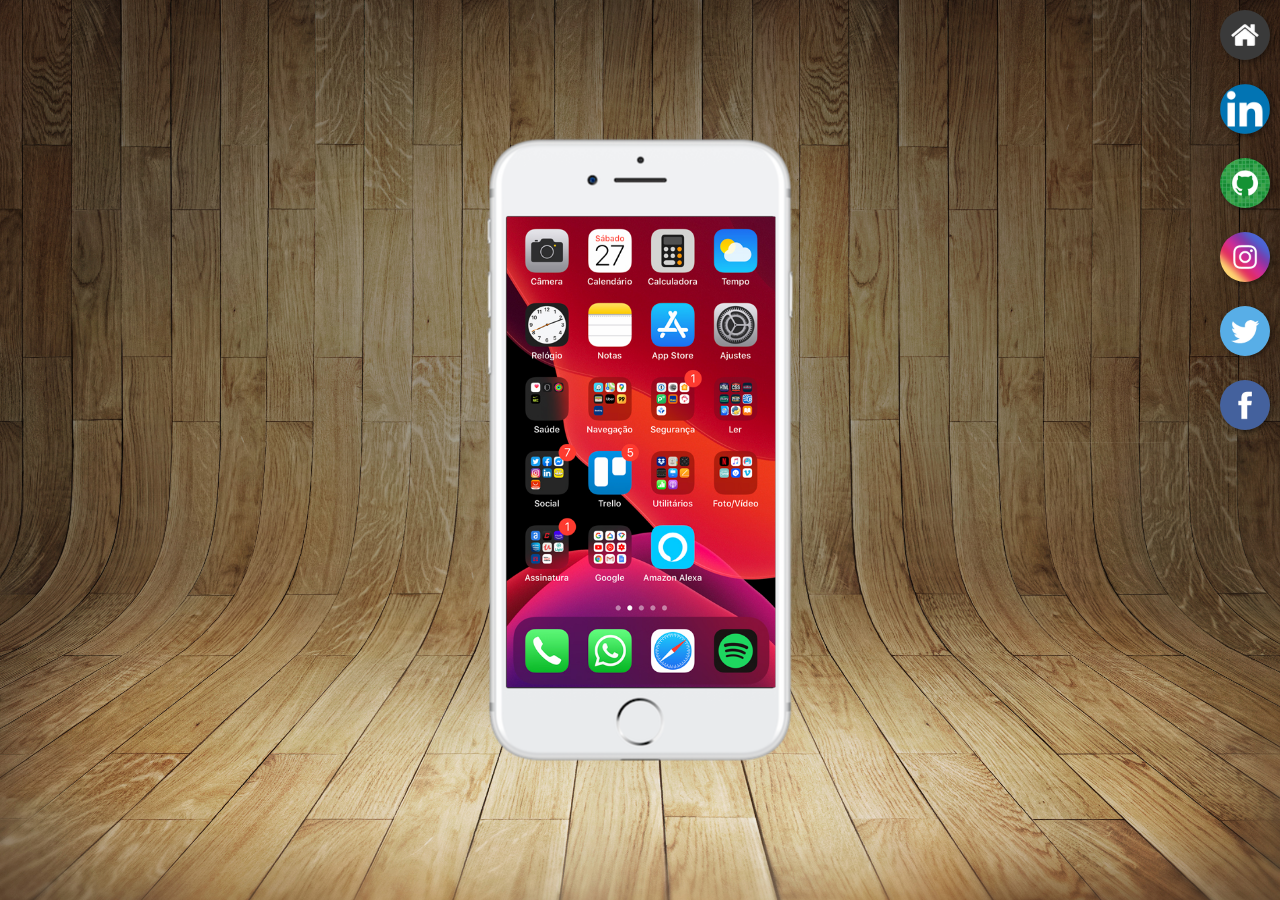
<file: index.html>
<!DOCTYPE html>
<html lang="pt-br">
<head>
    <meta charset="UTF-8">
    <meta http-equiv="X-UA-Compatible" content="IE=edge">
    <meta name="viewport" content="width=device-width, initial-scale=1.0">
    <link rel="shortcut icon" href="favicon.ico" type="image/x-icon">
    <link rel="stylesheet" href="estilos/style.css">
    <title>Redes Sociais</title>
</head>
<body>
    <main>
        <section id="telefone">
            <iframe src="home.html" name="tela" id="tela" frameborder="0"></iframe>
        </section>
        <section id="redessociais">
            <a href="home.html" target="tela"> <img src="imagens/logo-home.jpg" alt="Home"></a><br>


            <a href="youtube.html" target="tela"><img src="imagens/logolinkedin.jpg" alt="Linkedin"></a><br>


            <a href="github.html" target="tela"> <img src="imagens/logo-github.jpg" alt="Github"></a><br>


            <a href="instagram.html" target="tela"> <img src="imagens/logo-instagram.jpg" alt="Intagram"></a><br>


            <a href="twitter.html" target="tela"><img src="imagens/logo-twitter.jpg" alt="Twitter"></a><br>


            <a href="facebook.html" target="tela"> <img src="imagens/logo-facebook.jpg" alt="Facebook"></a><br>
        </section>
    </main>
</body>
</html>
</file>
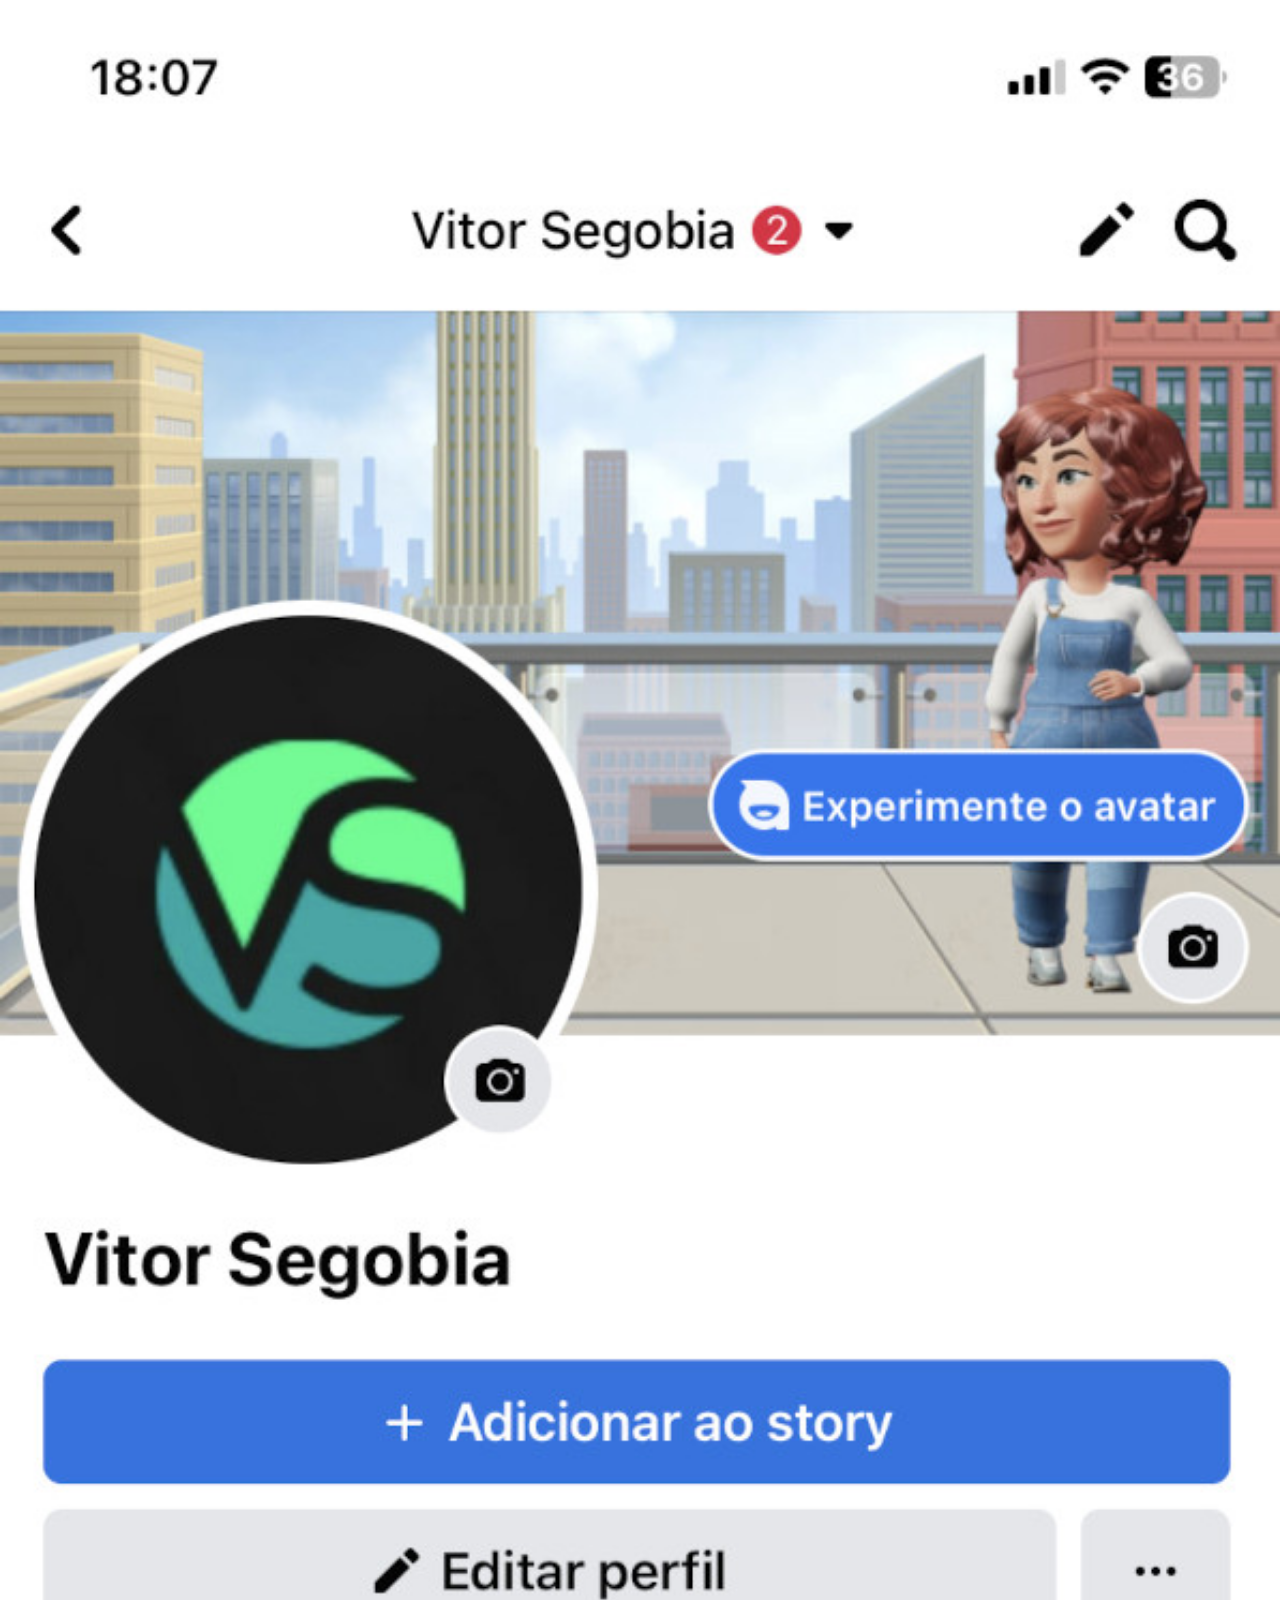
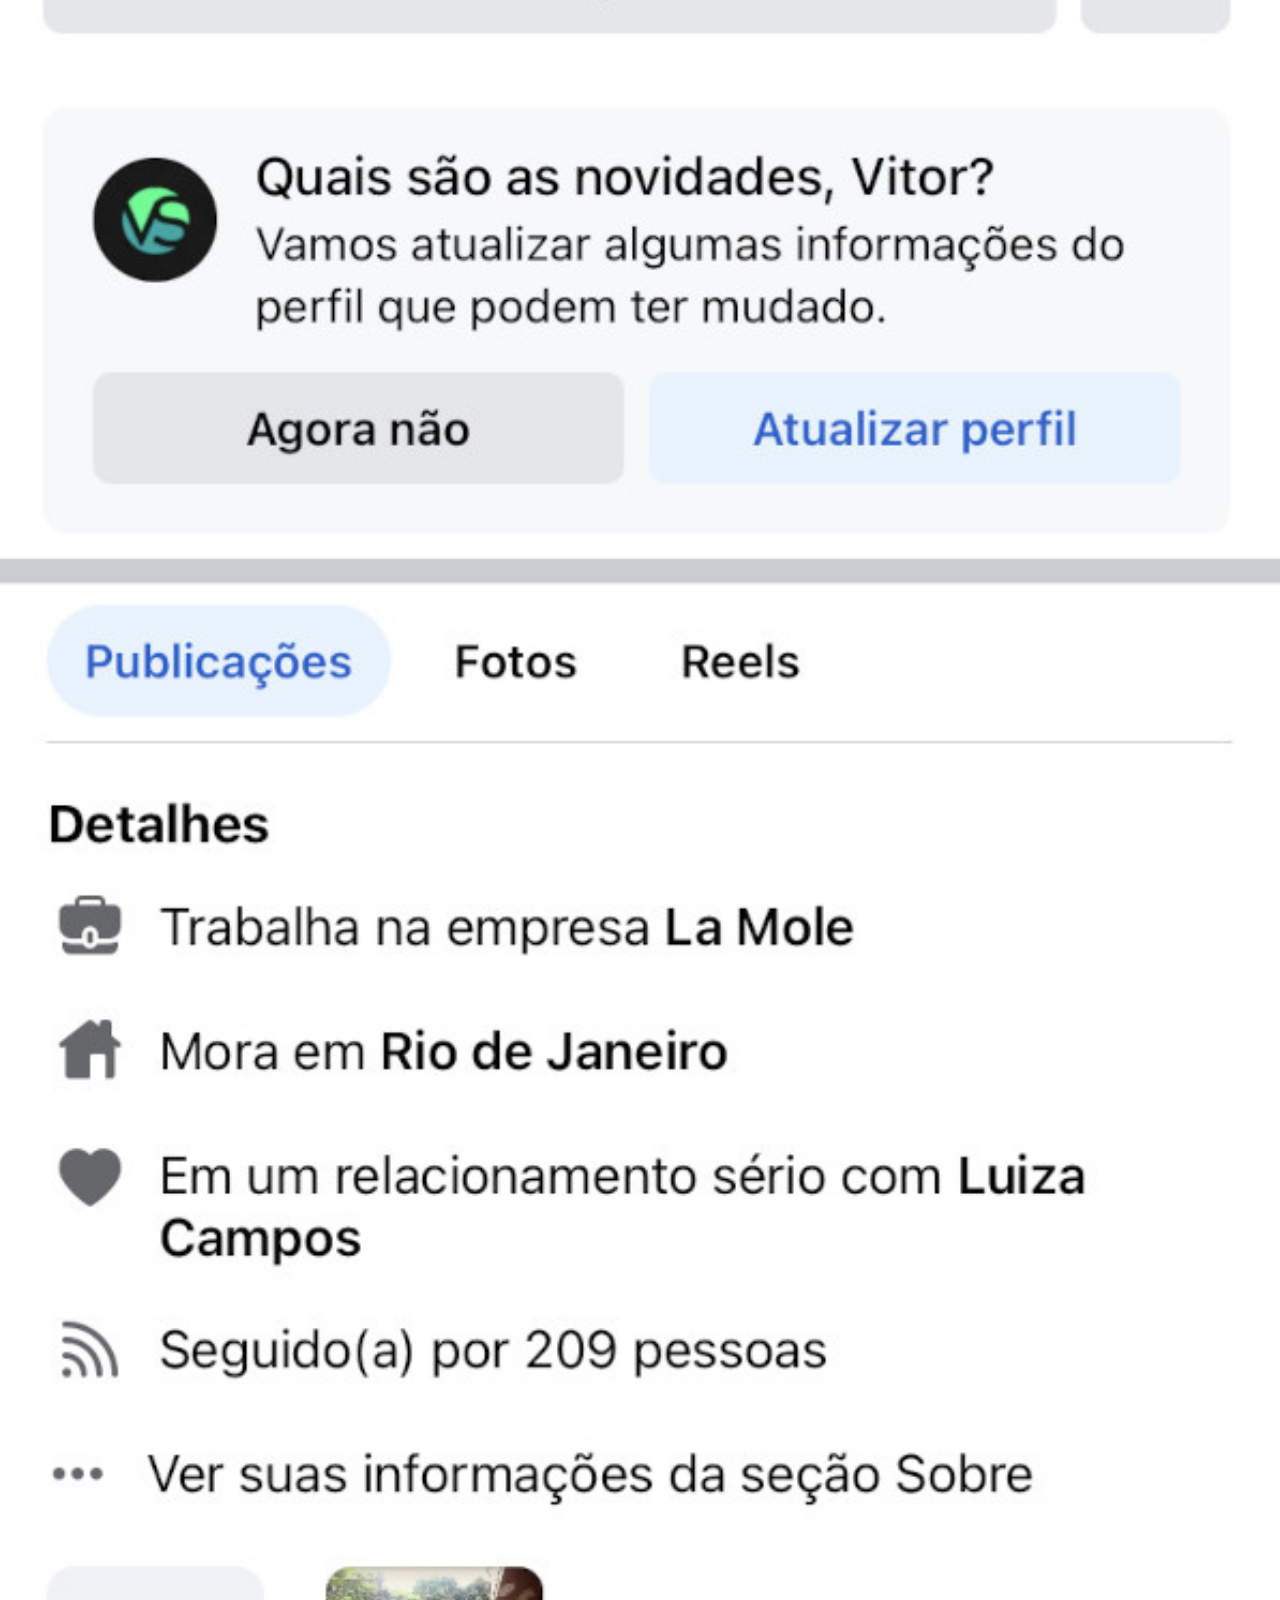
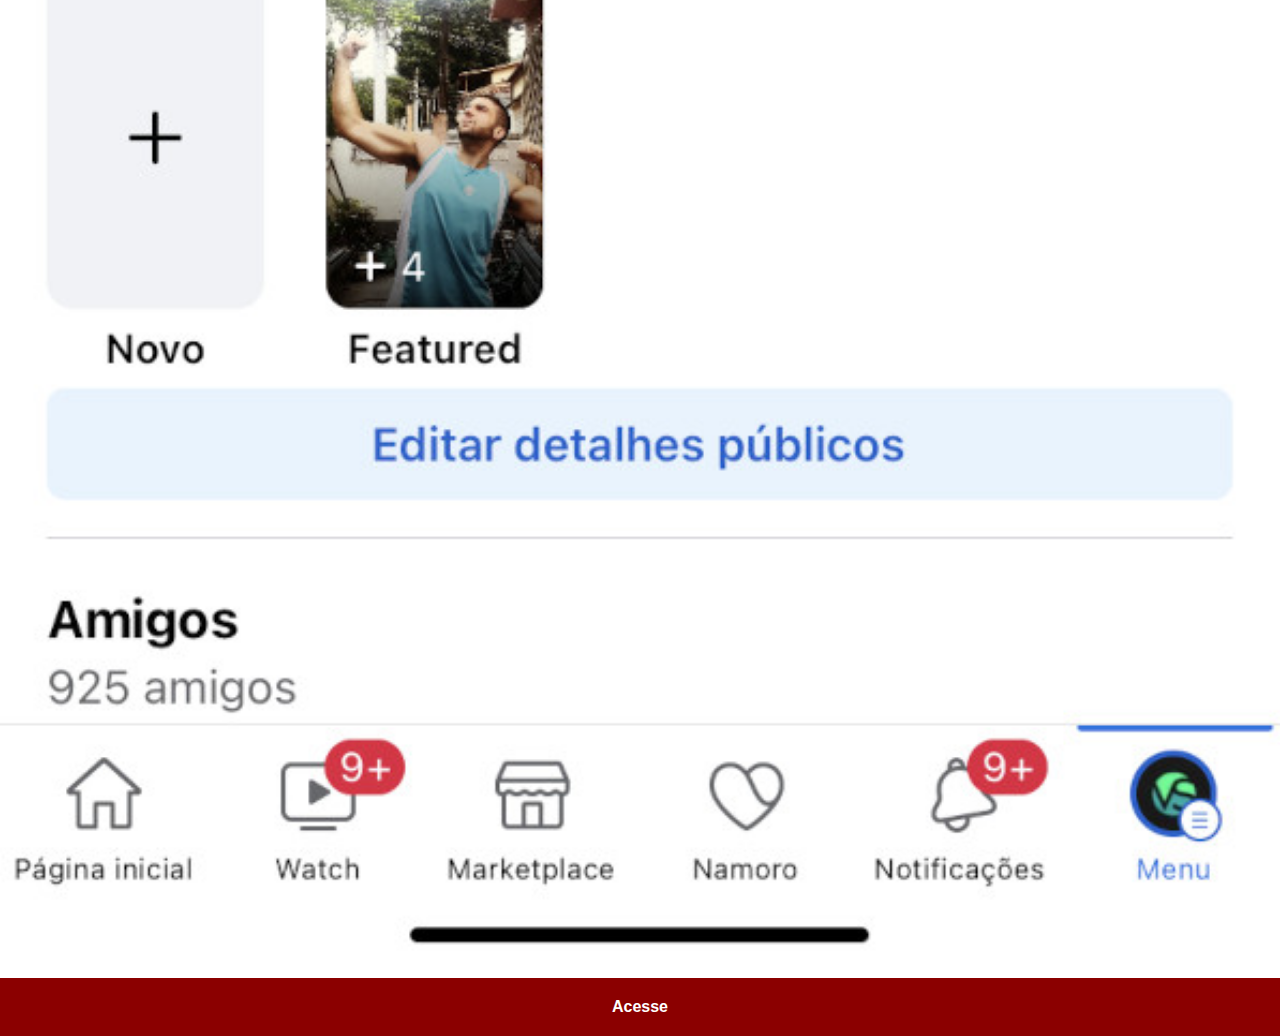
<file: facebook.html>
<!DOCTYPE html>
<html lang="en">
<head>
    <meta charset="UTF-8">
    <meta http-equiv="X-UA-Compatible" content="IE=edge">
    <meta name="viewport" content="width=device-width, initial-scale=1.0">
    <link rel="stylesheet" href="estilo-imagens.css">
    <title>Document</title>
</head>
<body>
    <img src="imagemeu/meuface.jpg" alt="facebook">
    <a href="https://www.facebook.com/vitor.segobia" target="_blank">Acesse</a>
    
</body>
</html>
</file>
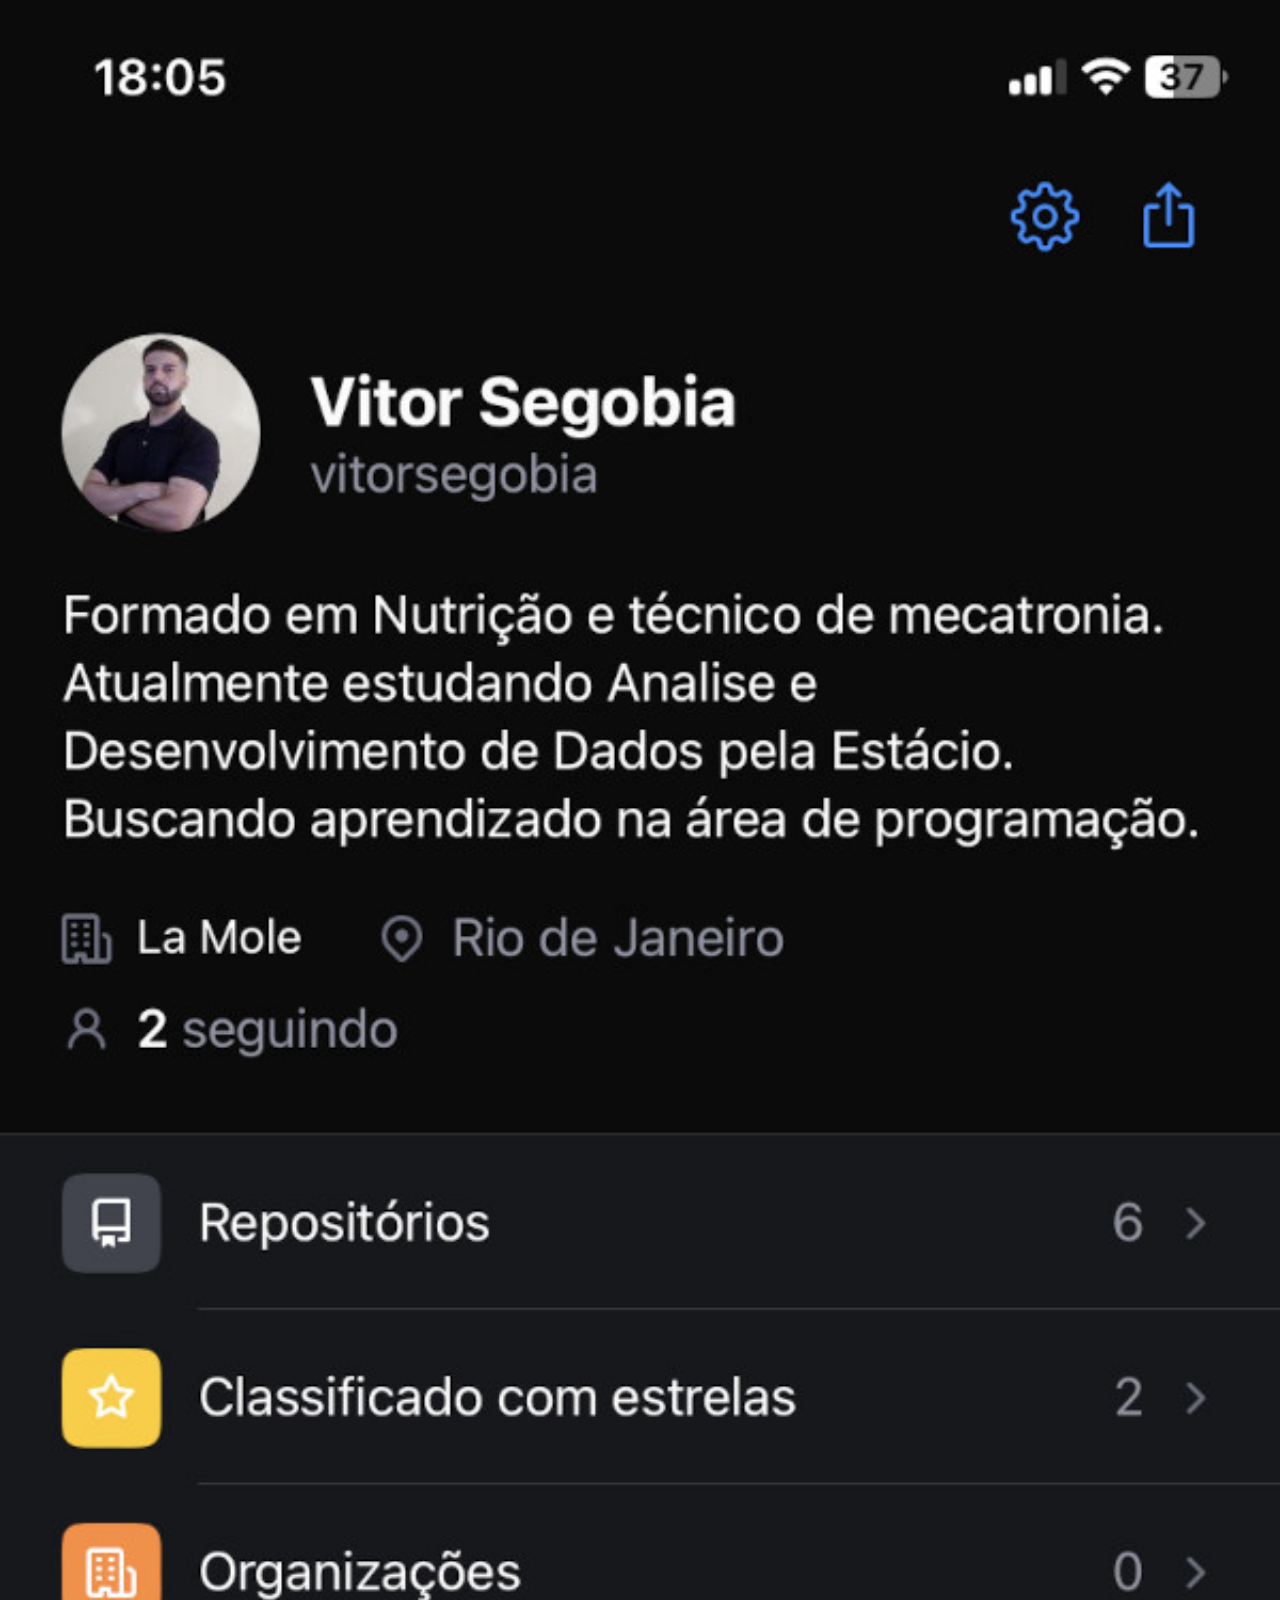
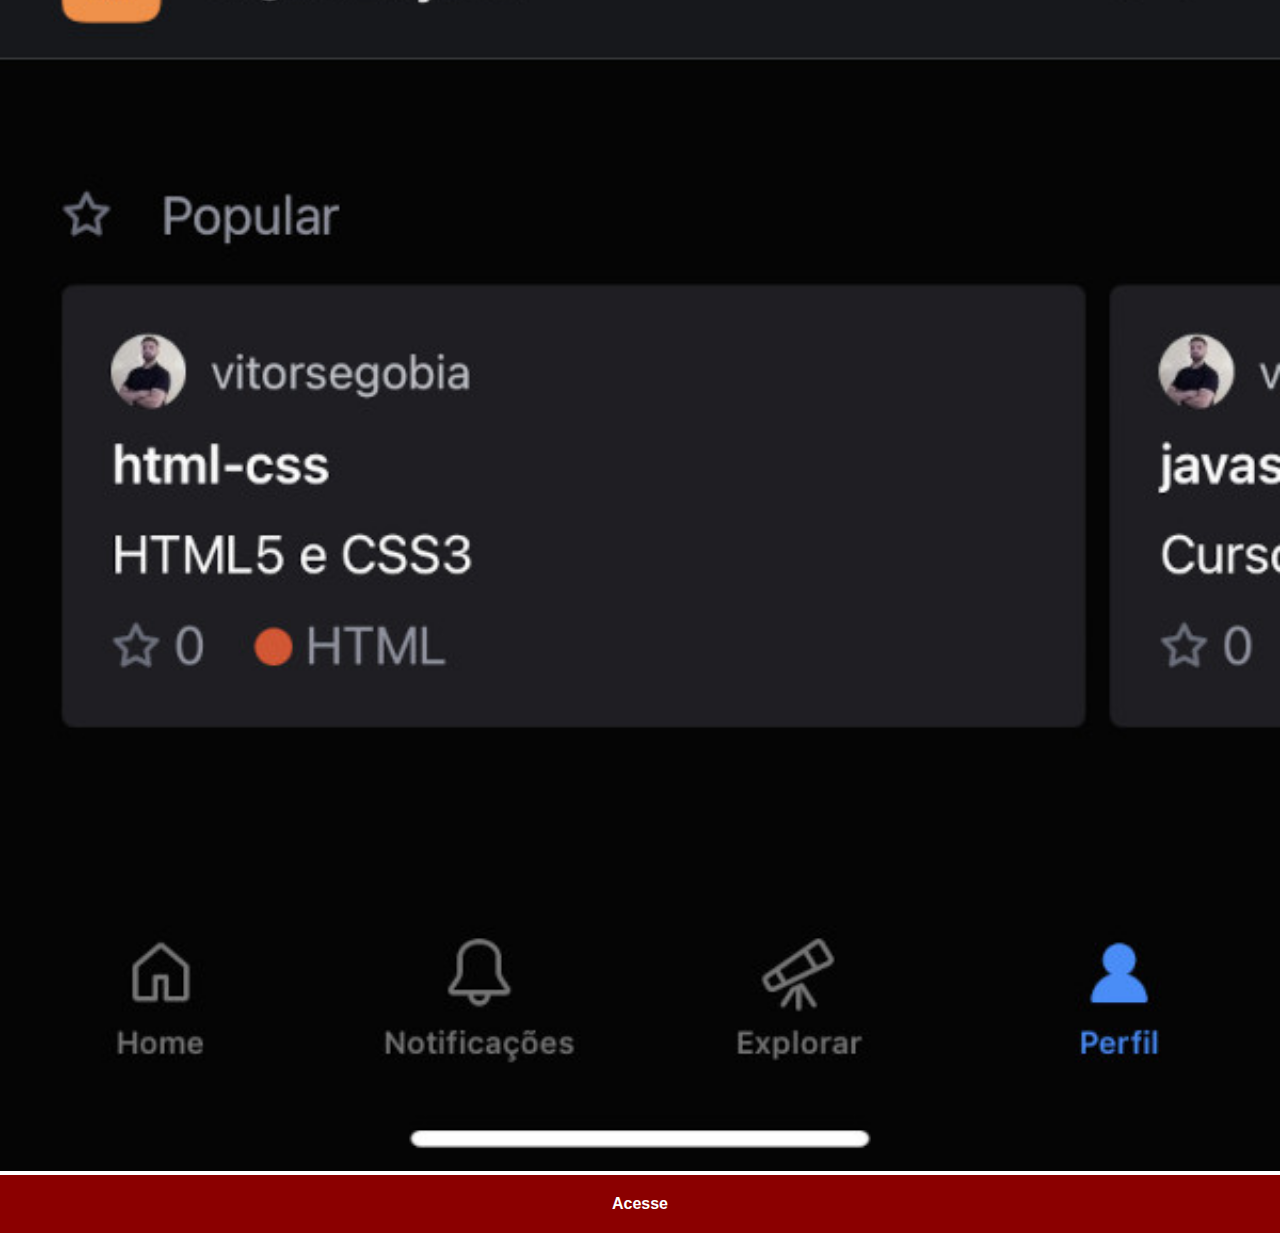
<file: github.html>
<!DOCTYPE html>
<html lang="pt-br">
<head>
    <meta charset="UTF-8">
    <meta http-equiv="X-UA-Compatible" content="IE=edge">
    <meta name="viewport" content="width=device-width, initial-scale=1.0">
    <link rel="stylesheet" href="estilo-imagens.css">
    <title>Document</title>
</head>
<body>
    <img src="imagemeu/meugithub.jpg" alt="github">
    <a href="https://github.com/vitorsegobia" target="_blank"> Acesse</a>
</body>
</html>
</file>
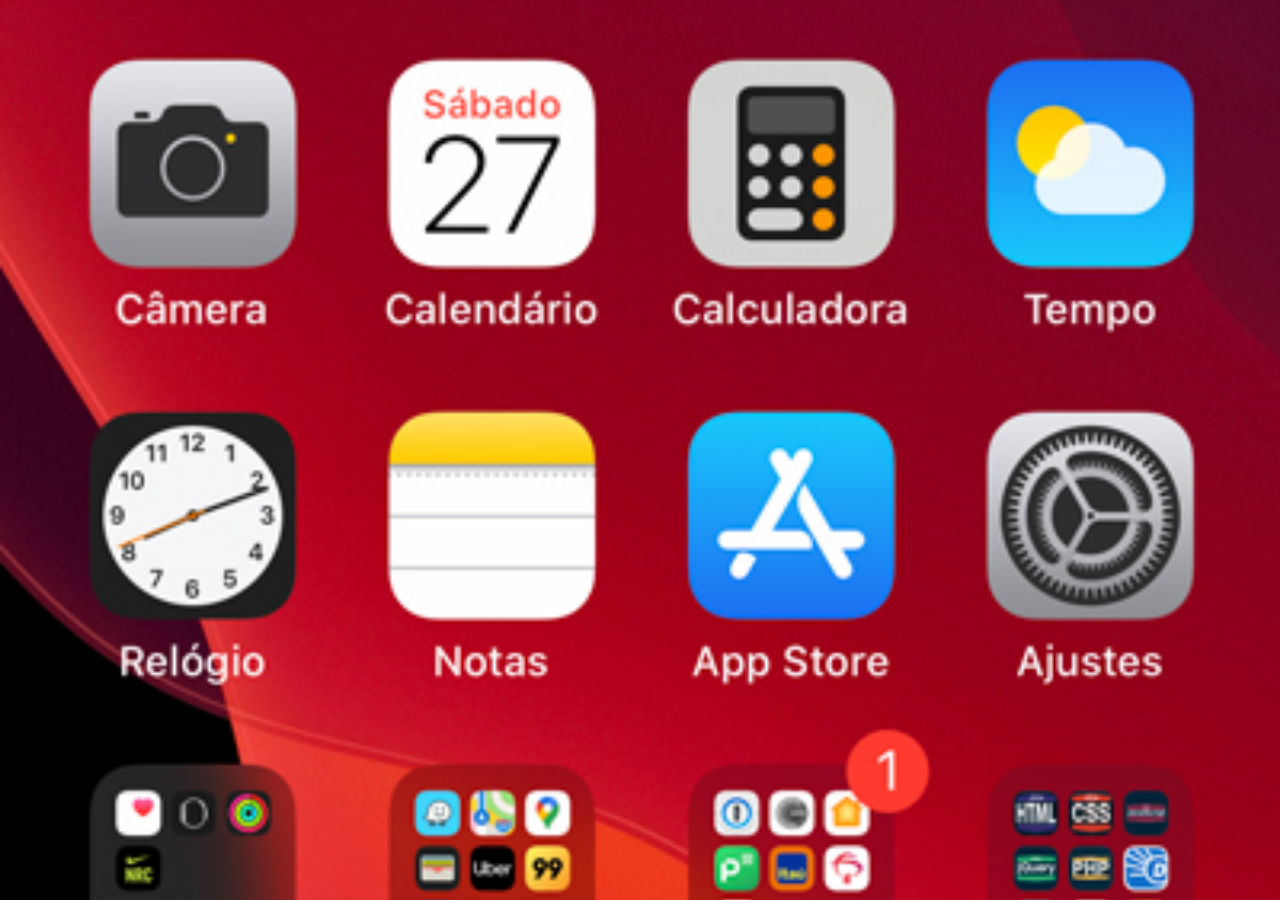
<file: home.html>
<!DOCTYPE html>
<html lang="pt-br">
<head>
    <meta charset="UTF-8">
    <meta http-equiv="X-UA-Compatible" content="IE=edge">
    <meta name="viewport" content="width=device-width, initial-scale=1.0">
    <title>Home</title>
</head>
<body>
    <style>
        *{
            margin:0px;
            padding: 0px;
        }

        body{
            width: 100vw;
            height: 100vh;
            background: black url('imagens/tela-home.jpg') no-repeat top center;
            background-size: cover;
        }
    </style>
</body>
</html>
</file>
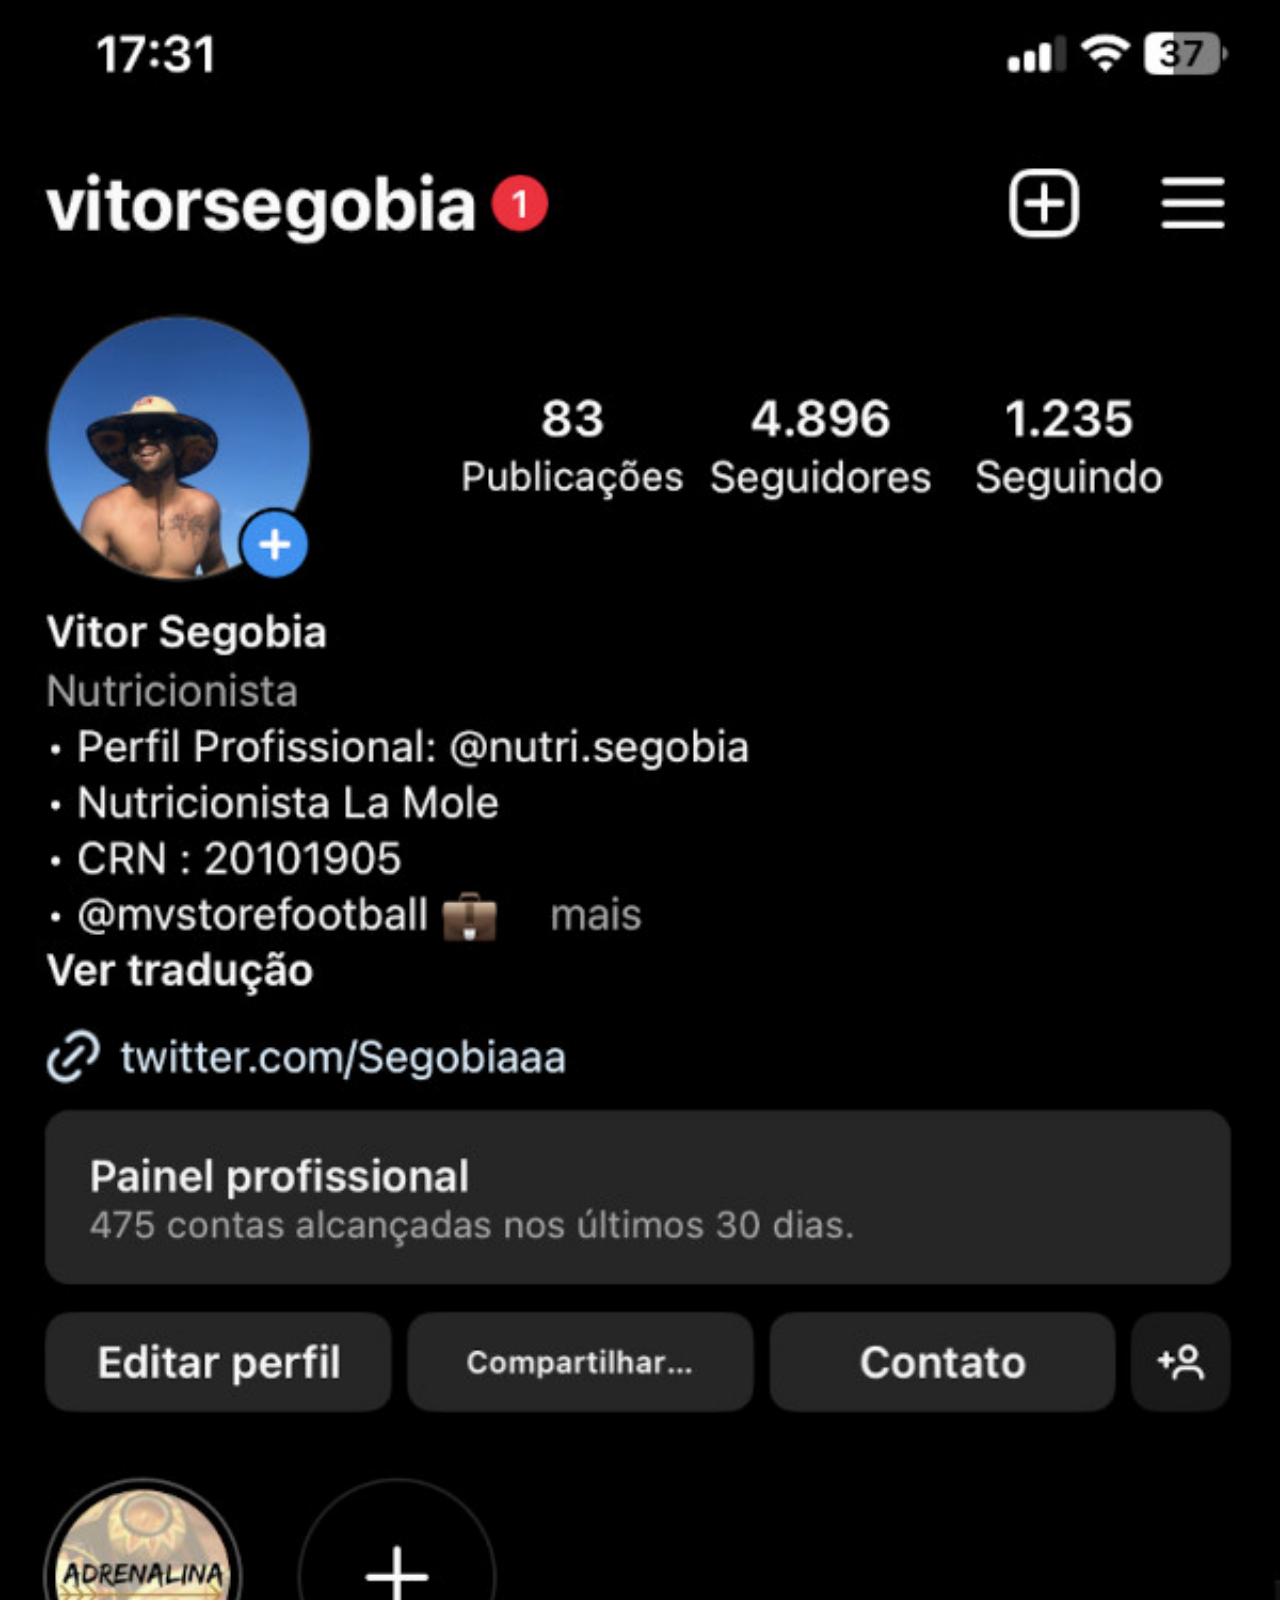
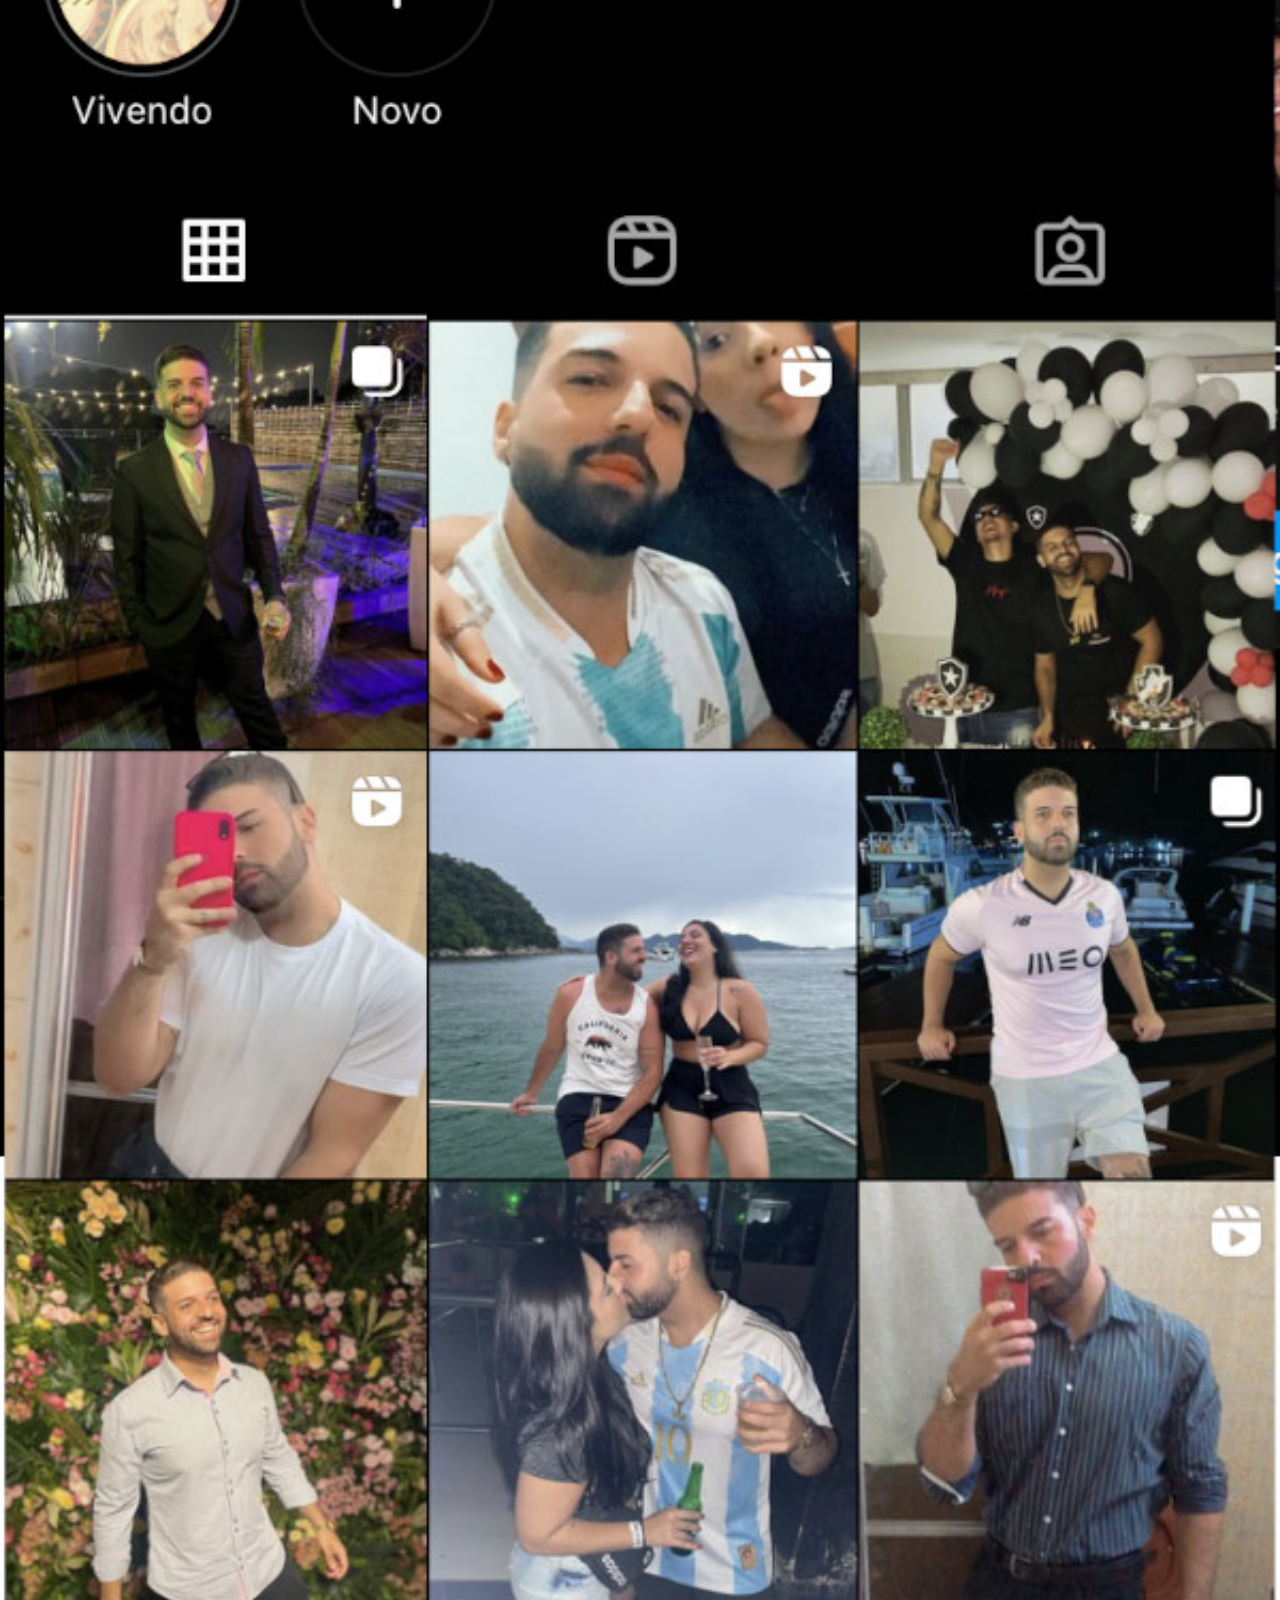
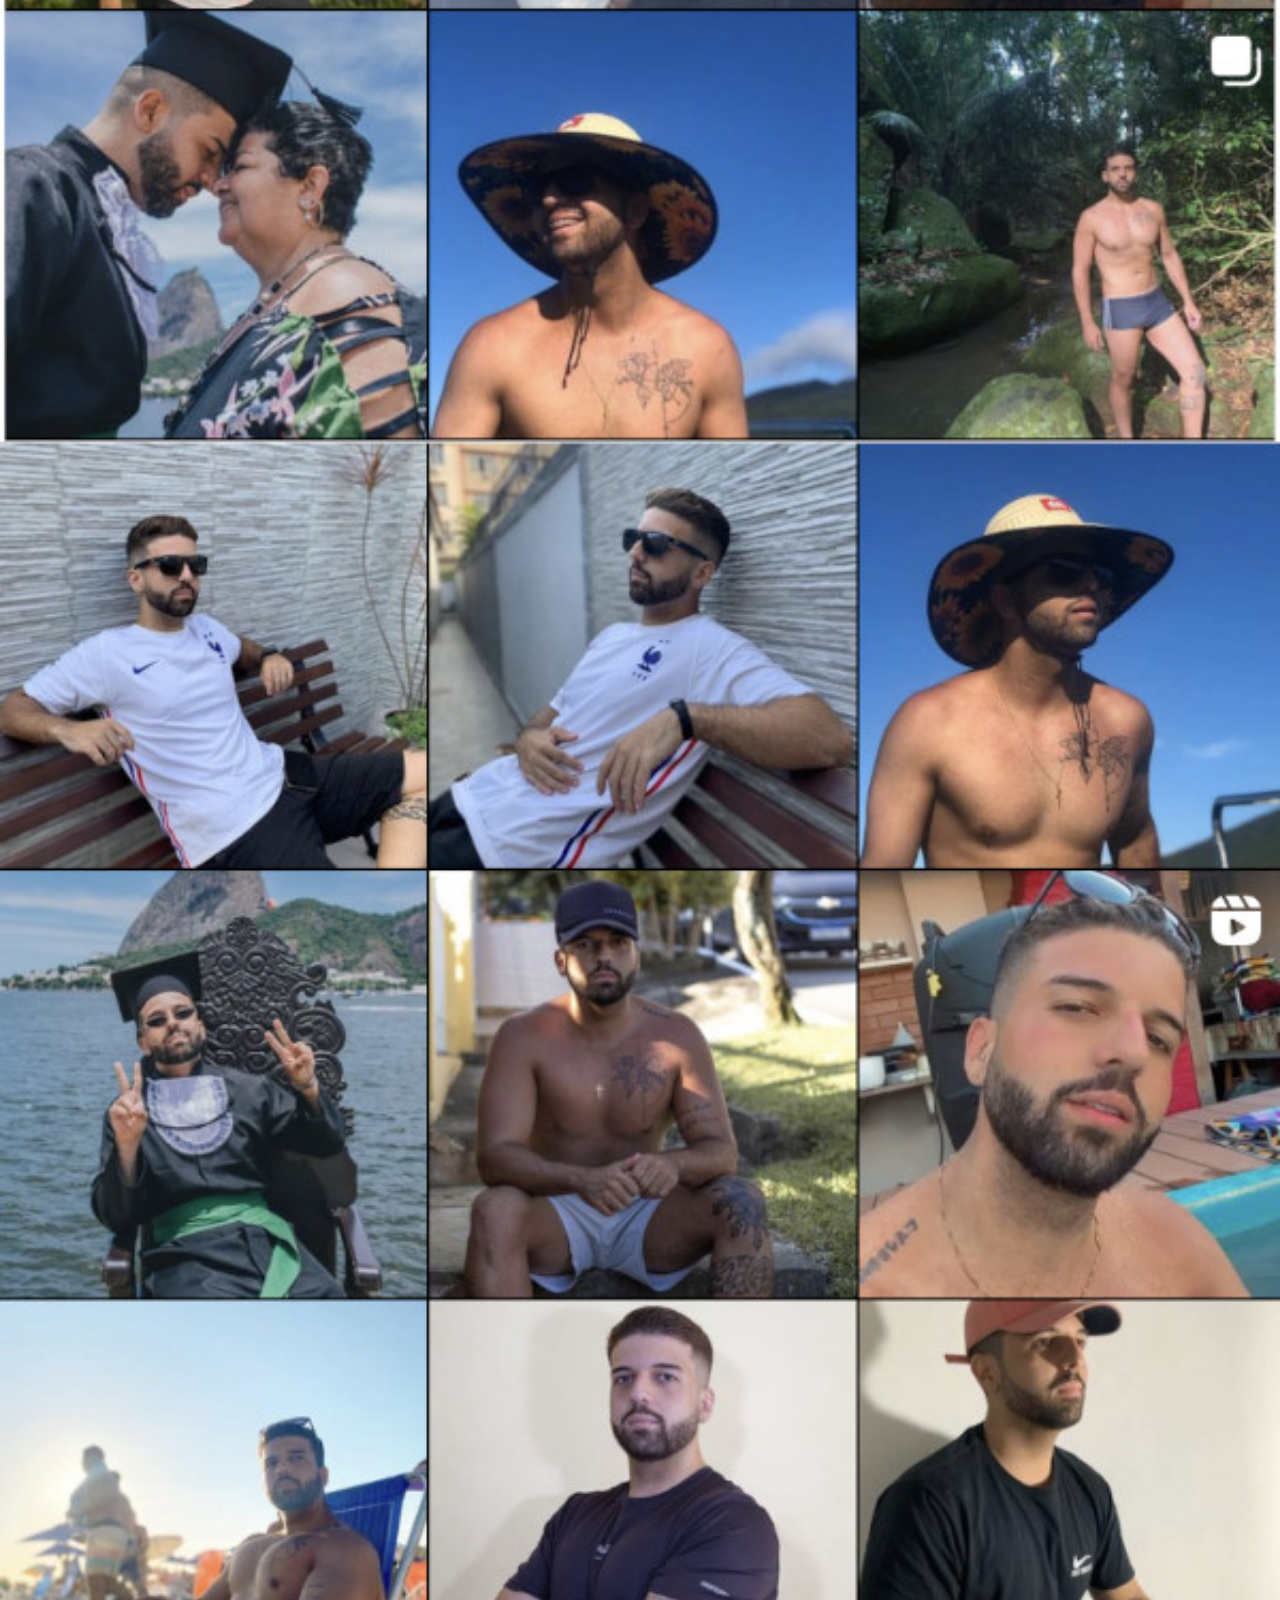
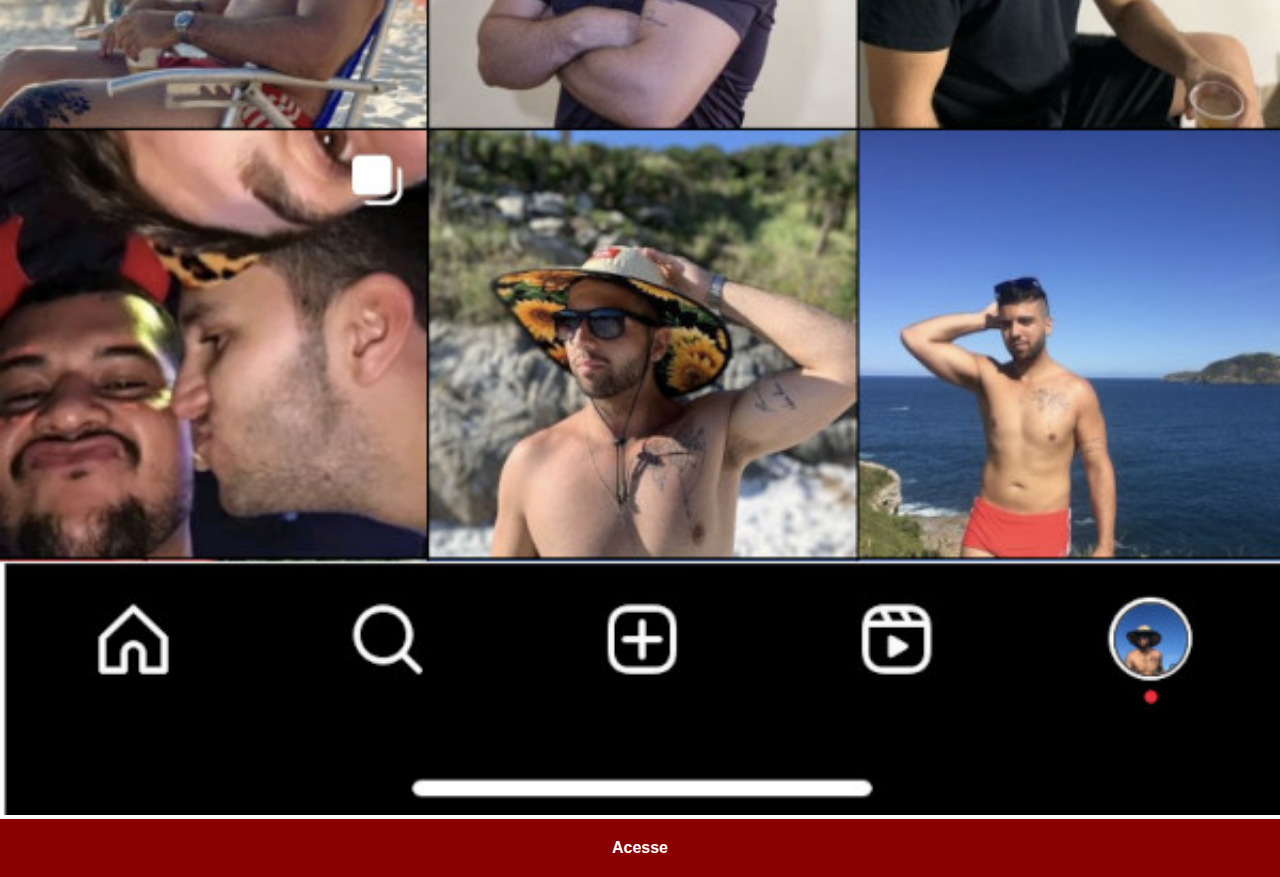
<file: instagram.html>
<!DOCTYPE html>
<html lang="pt-br">
<head>
    <meta charset="UTF-8">
    <meta http-equiv="X-UA-Compatible" content="IE=edge">
    <meta name="viewport" content="width=device-width, initial-scale=1.0">
    <link rel="stylesheet" href="estilo-imagens.css">
    <title>Document</title>
</head>
<body>
    <img src="imagemeu/meuinstagram.jpg" alt="instagram">
    <a href="https://www.instagram.com/vitorsegobia/" target="_blank">Acesse</a>
    
</body>
</html>
</file>
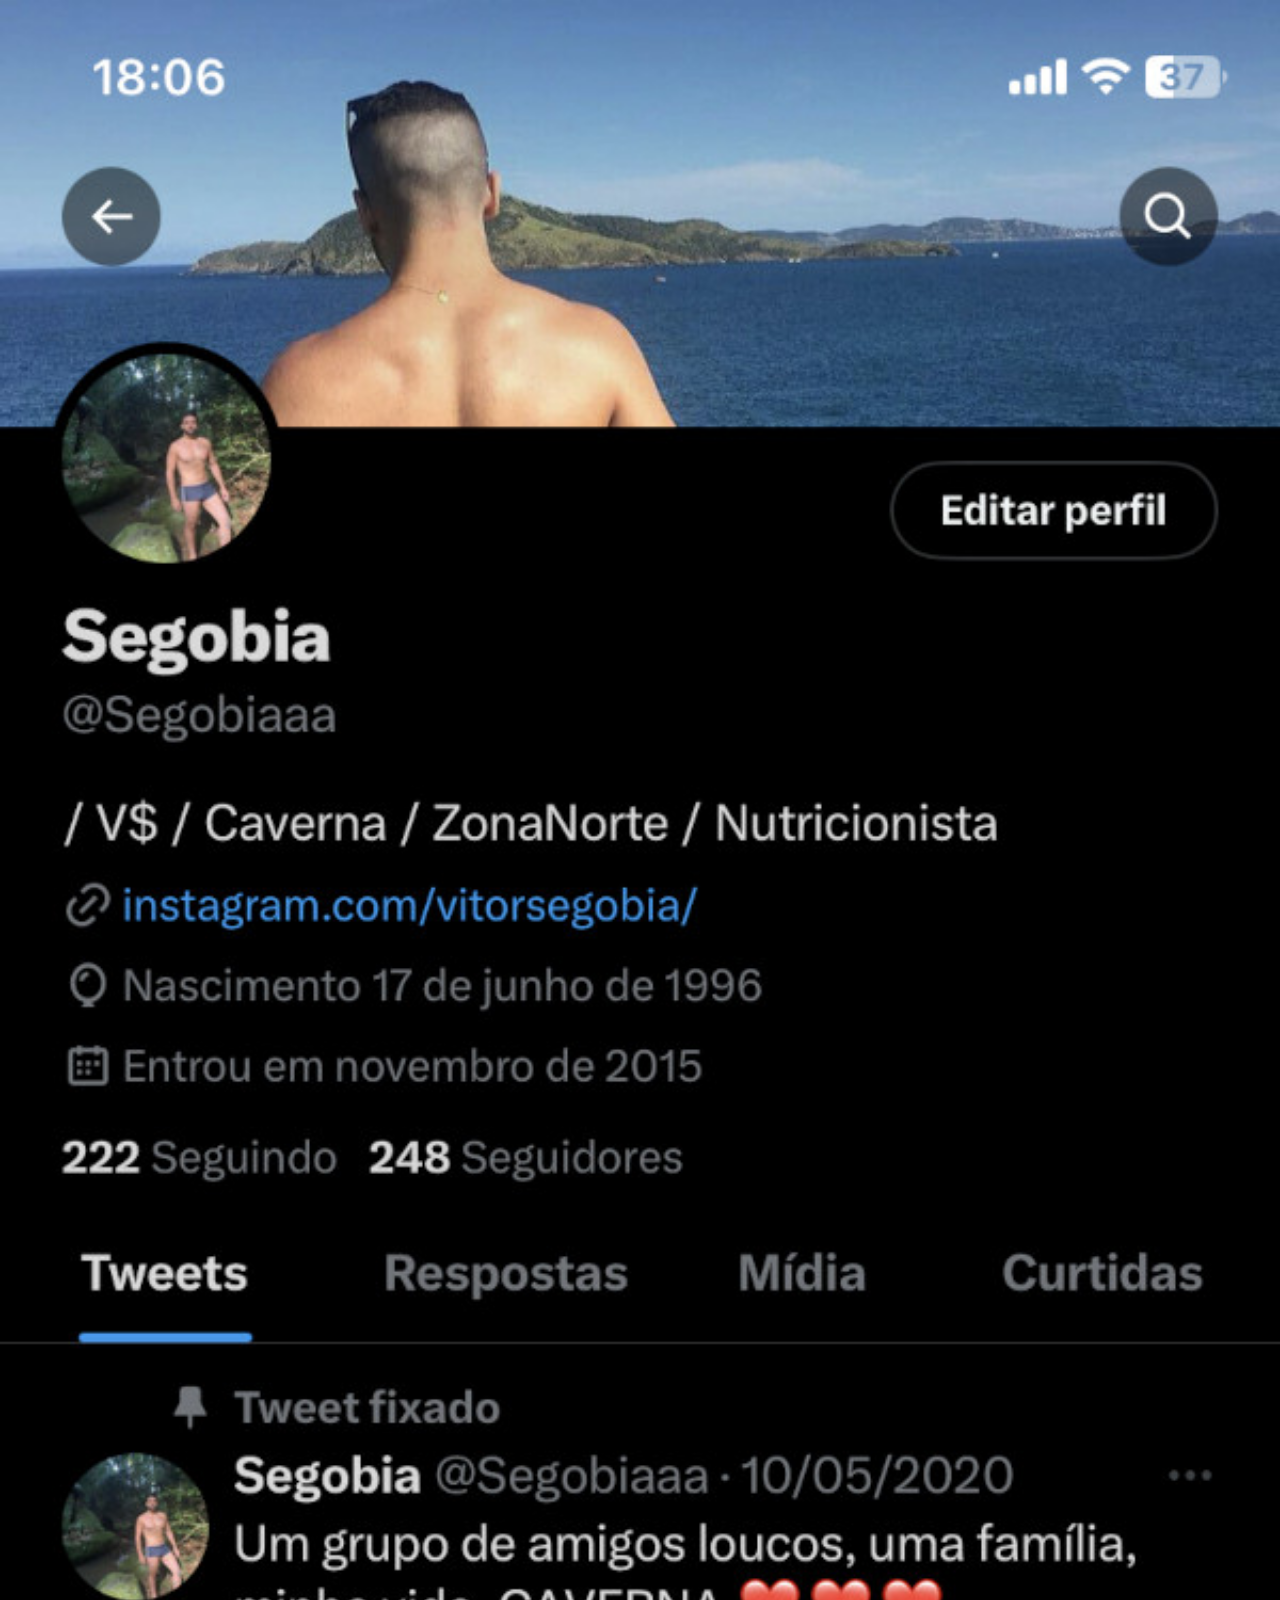
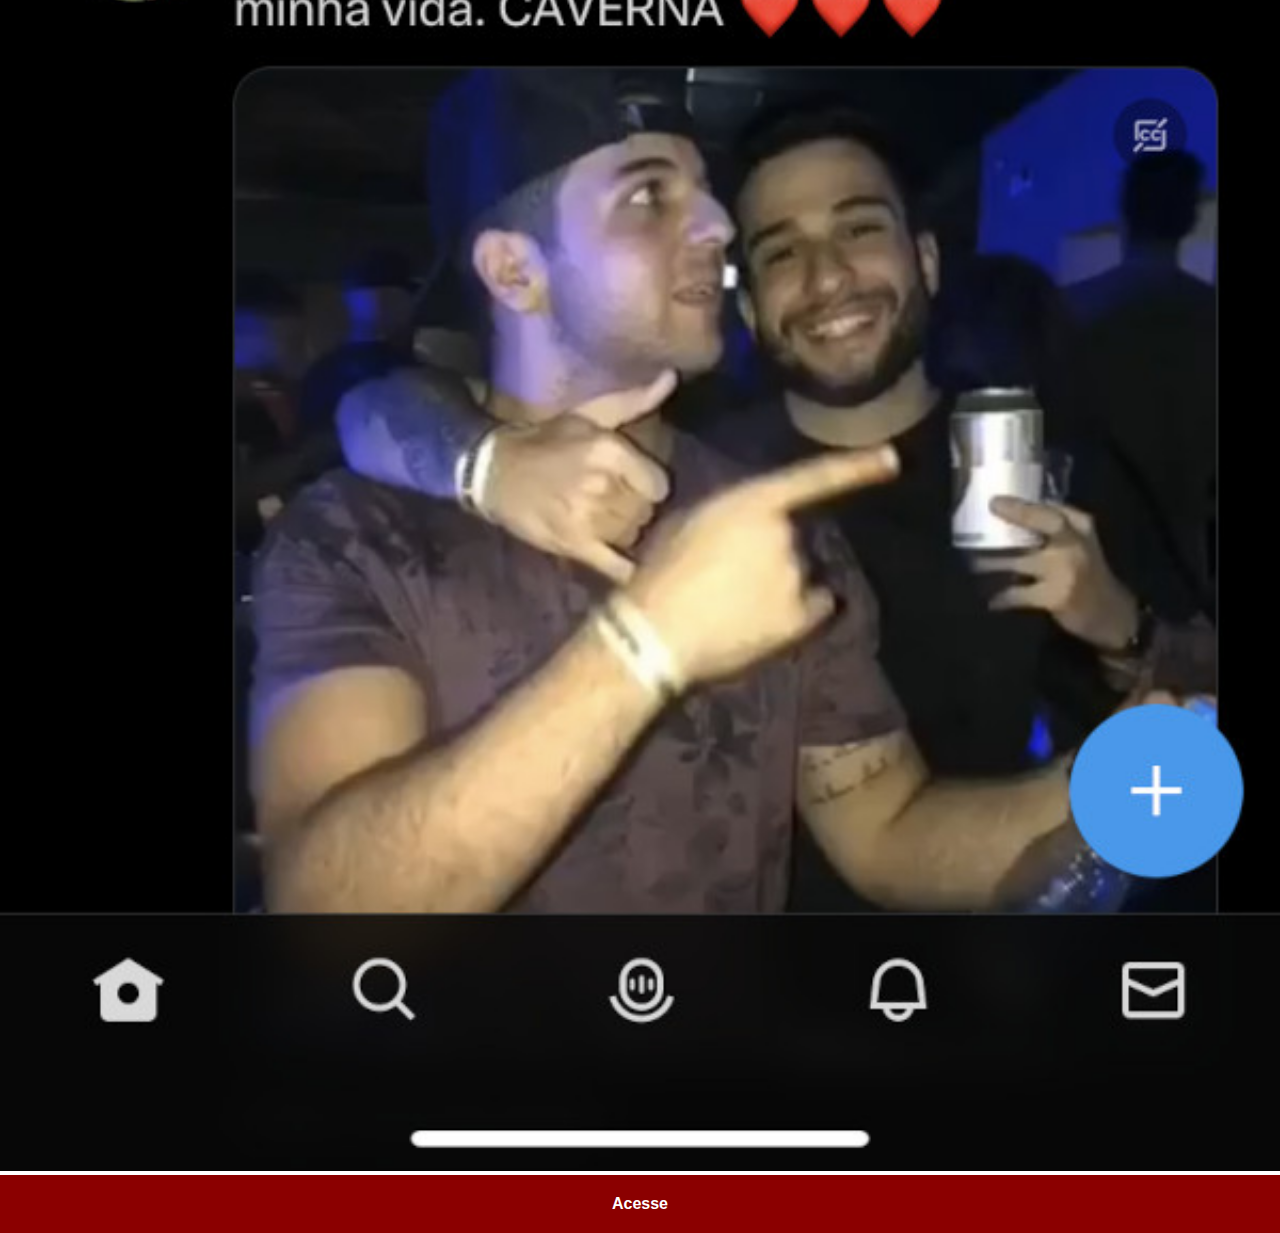
<file: twitter.html>
<!DOCTYPE html>
<html lang="pt-br">
<head>
    <meta charset="UTF-8">
    <meta http-equiv="X-UA-Compatible" content="IE=edge">
    <meta name="viewport" content="width=device-width, initial-scale=1.0">
    <link rel="stylesheet" href="estilo-imagens.css">
    <title>Document</title>
</head>
<body>
    <img src="imagemeu/twitter.jpg" alt="twitter">
    <a href="https://twitter.com/Segobiaaa" target="_blank">Acesse</a>
</body>
</html>
</file>
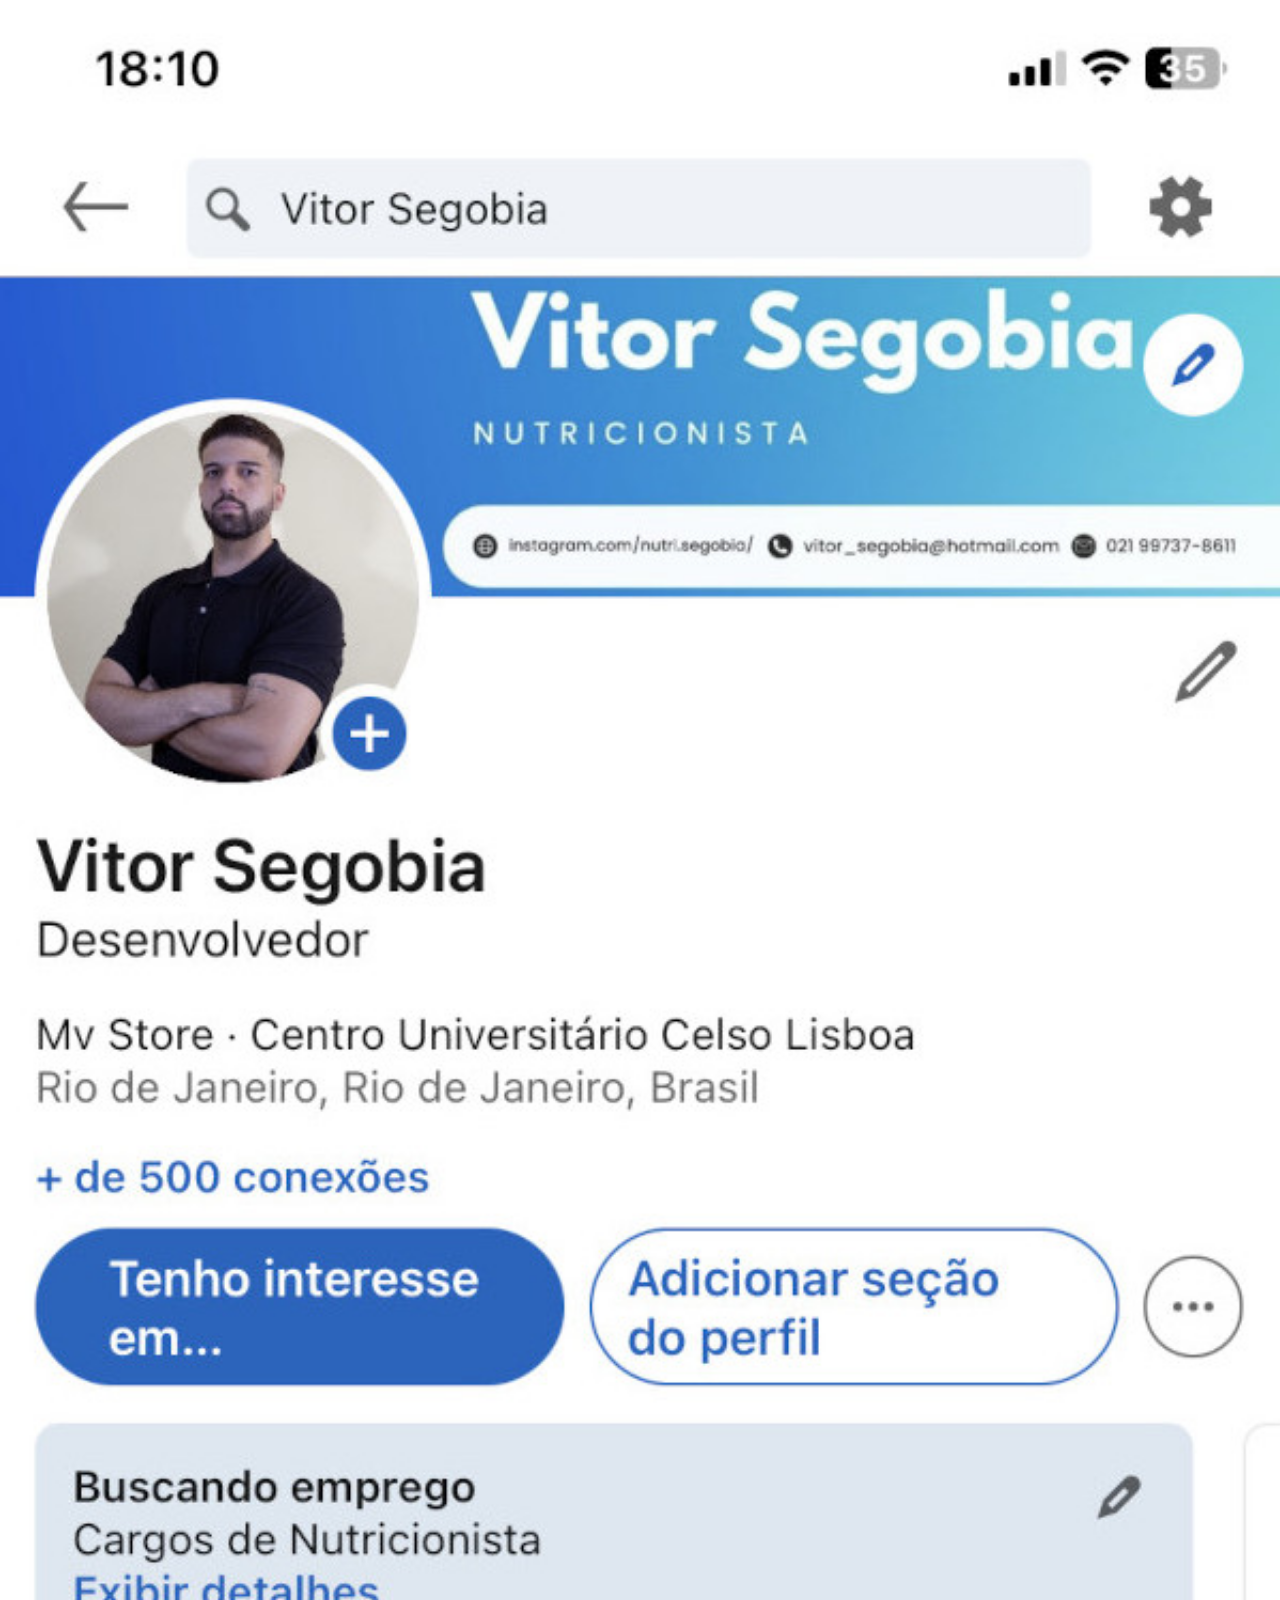
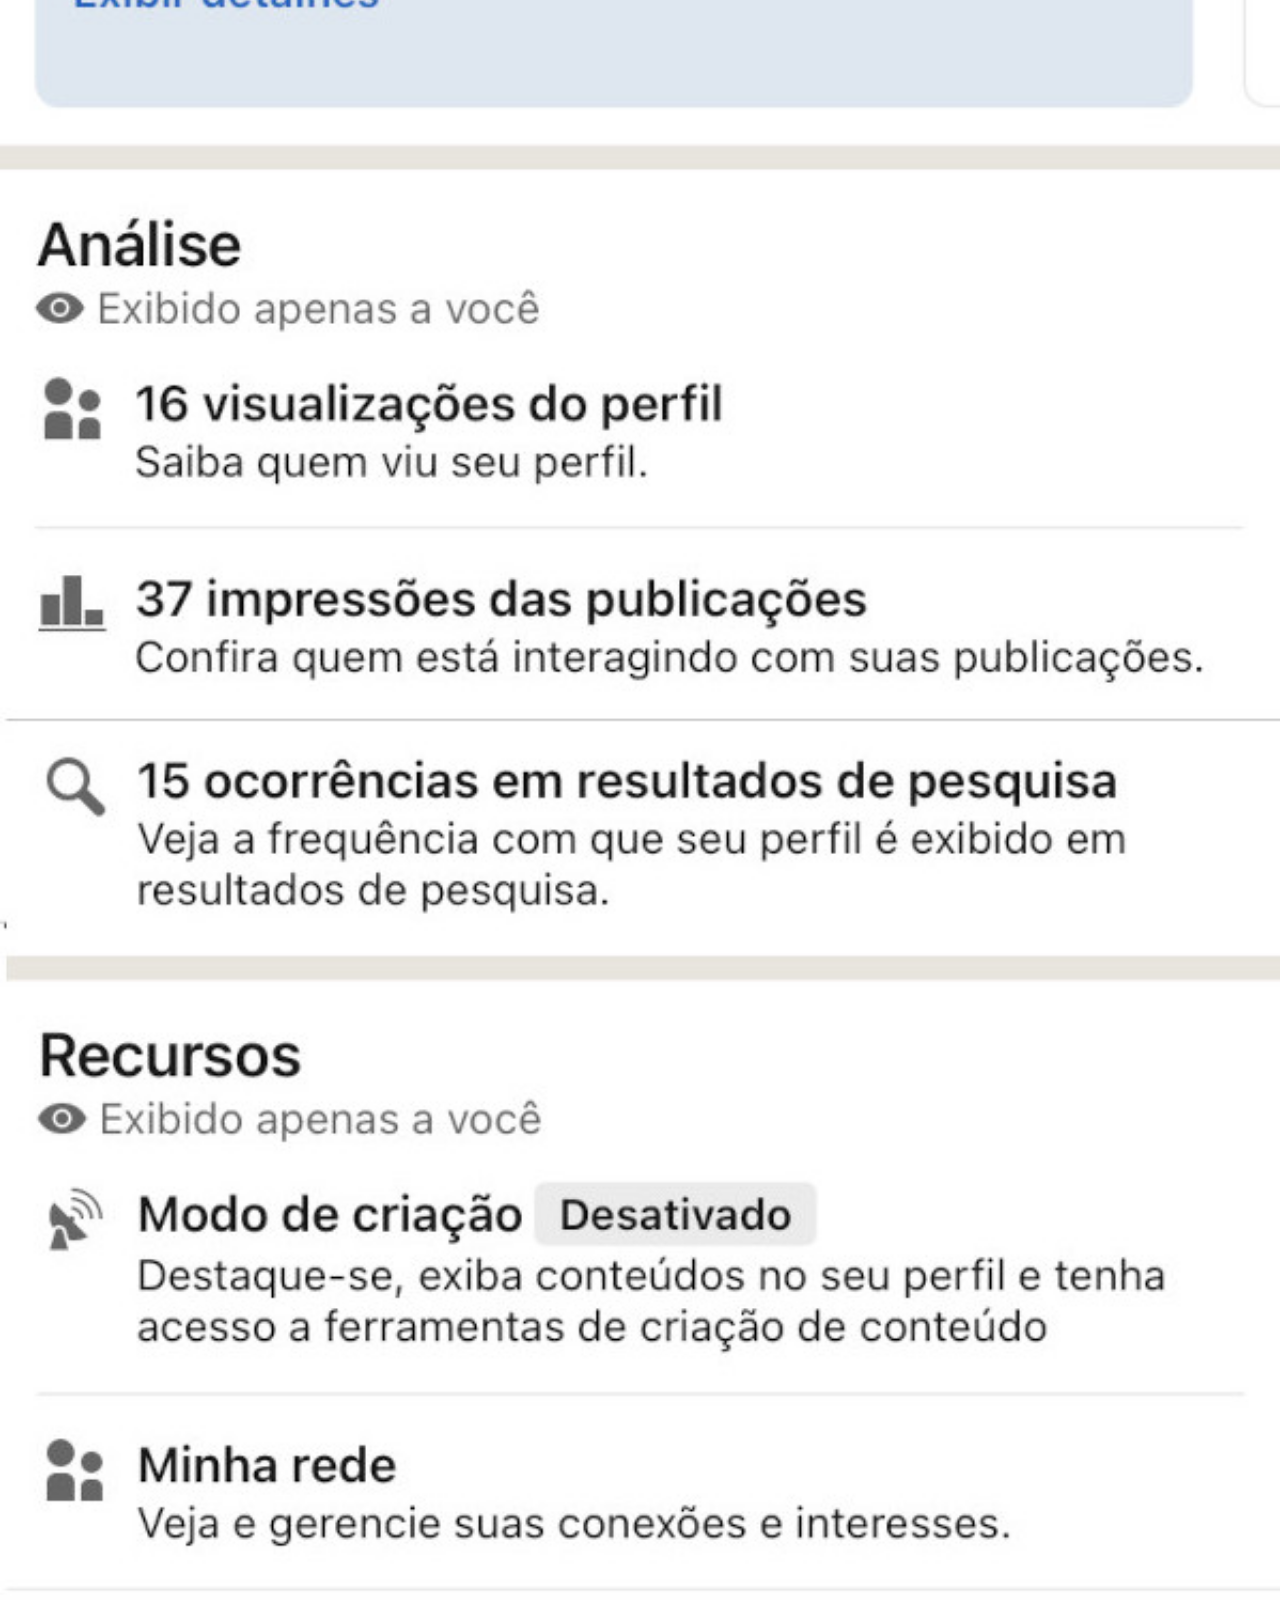
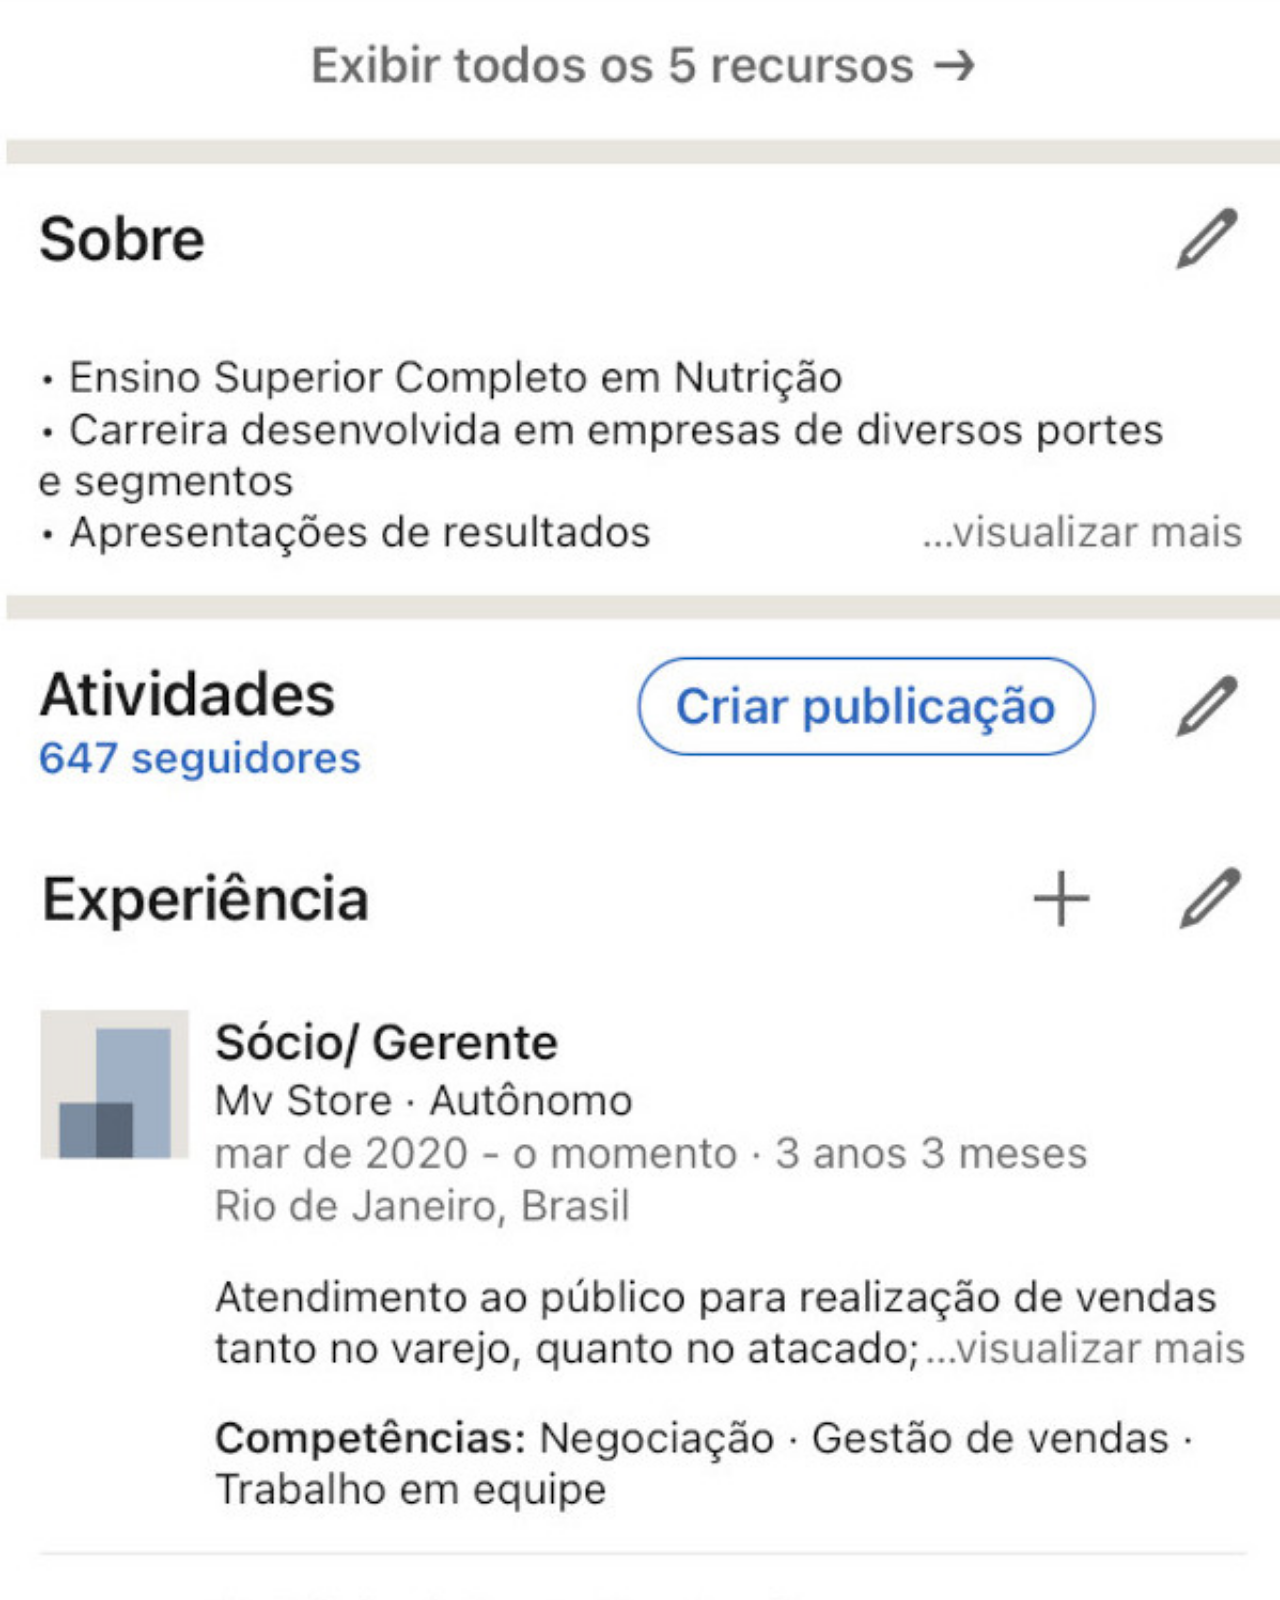
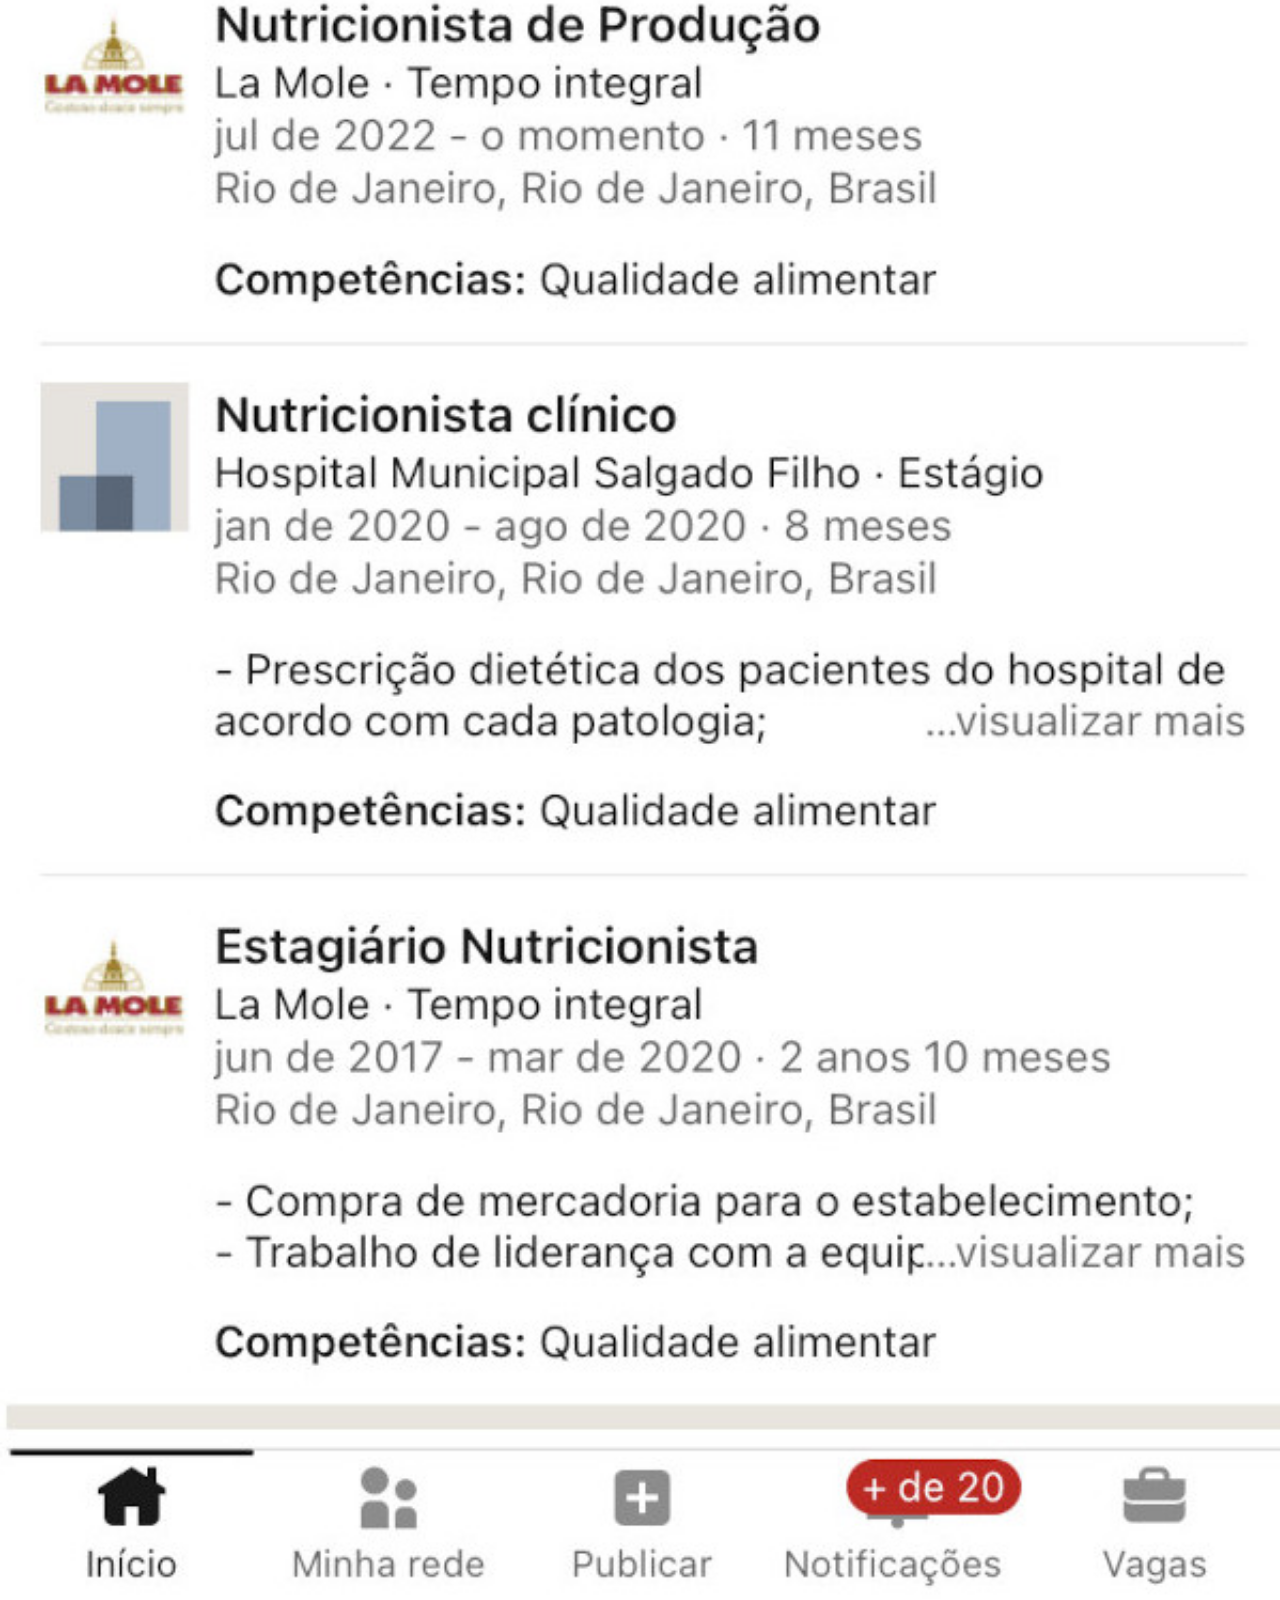
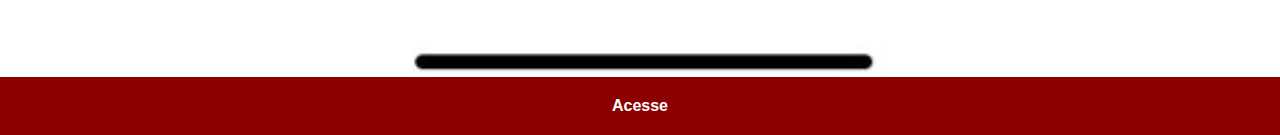
<file: youtube.html>
<!DOCTYPE html>
<html lang="pt-br">
<head>
    <meta charset="UTF-8">
    <meta http-equiv="X-UA-Compatible" content="IE=edge">
    <meta name="viewport" content="width=device-width, initial-scale=1.0">
    <link rel="stylesheet" href="estilo-imagens.css">
    <title>Youtube</title>
</head>
<body>
    <img src="imagemeu/linkedin.jpg" alt="youtube">
    <a href="https://www.youtube.com/channel/UCvkOsiCLrM7cXKrms2W2rdQ" target="_blank"> Acesse</a>
</body>
</html>
</file>
<file: estilos/style.css>
@charset "utf-8";

*{
    margin: 0px;
    padding: 0px;
    font-family: Arial, Helvetica, sans-serif;
}

html, body{
    height: 100vh;
    width: 100vw;
    background-color: black;
}

body{
    background-image: url('../imagens/fundo-madeira.jpg'); 
    background-size: cover;
    background-attachment: fixed;
    
}

main{
    height: 100vh;
    position: relative;
    
}

section#telefone{
    position: absolute;
    top: 50%;
    left: 50%;
    transform: translate(-50%, -50%);
    height: 627px;
    width: 311px;
    background-image: url('../imagens/frame-iphone.png');
}

iframe#tela{
    position: relative;
    top:80px;
    left:22px;
    width: 269px;
    height: 471px;
}

section#redessociais{
    text-align: right;
}
section#redessociais img{
    width: 50px;
    margin: 10px;
    border-radius: 50%;
    box-shadow: 2px 2px 5px rgba(0, 0, 0, 0.400);
    box-sizing: border-box;
}

section#redessociais img:hover{
    border: 2px solid rgba(255, 255, 255, 0.644);
    transform: translate(-3px, -3px);
    box-shadow: 5px 5px 10px rgba(0, 0, 0, 0.596);
    transition: transform 0.5s;
}
</file>
<file: estilo-imagens.css>
@charset "UTF-8";

*{
    margin: 0px;
    padding: 0px;
    font-family: Arial, Helvetica, sans-serif;
}

::-webkit-scrollbar{
    width: 0px;
    height: 0px;
}

img{
    width: 100vw;
}

a{
    display: block;
    background-color: darkred;
    color: white;
    padding: 20px;
    text-align: center;
    font-weight: bolder;
    text-decoration: none;
}

a:hover{
    background-color: red;
}
</file>
